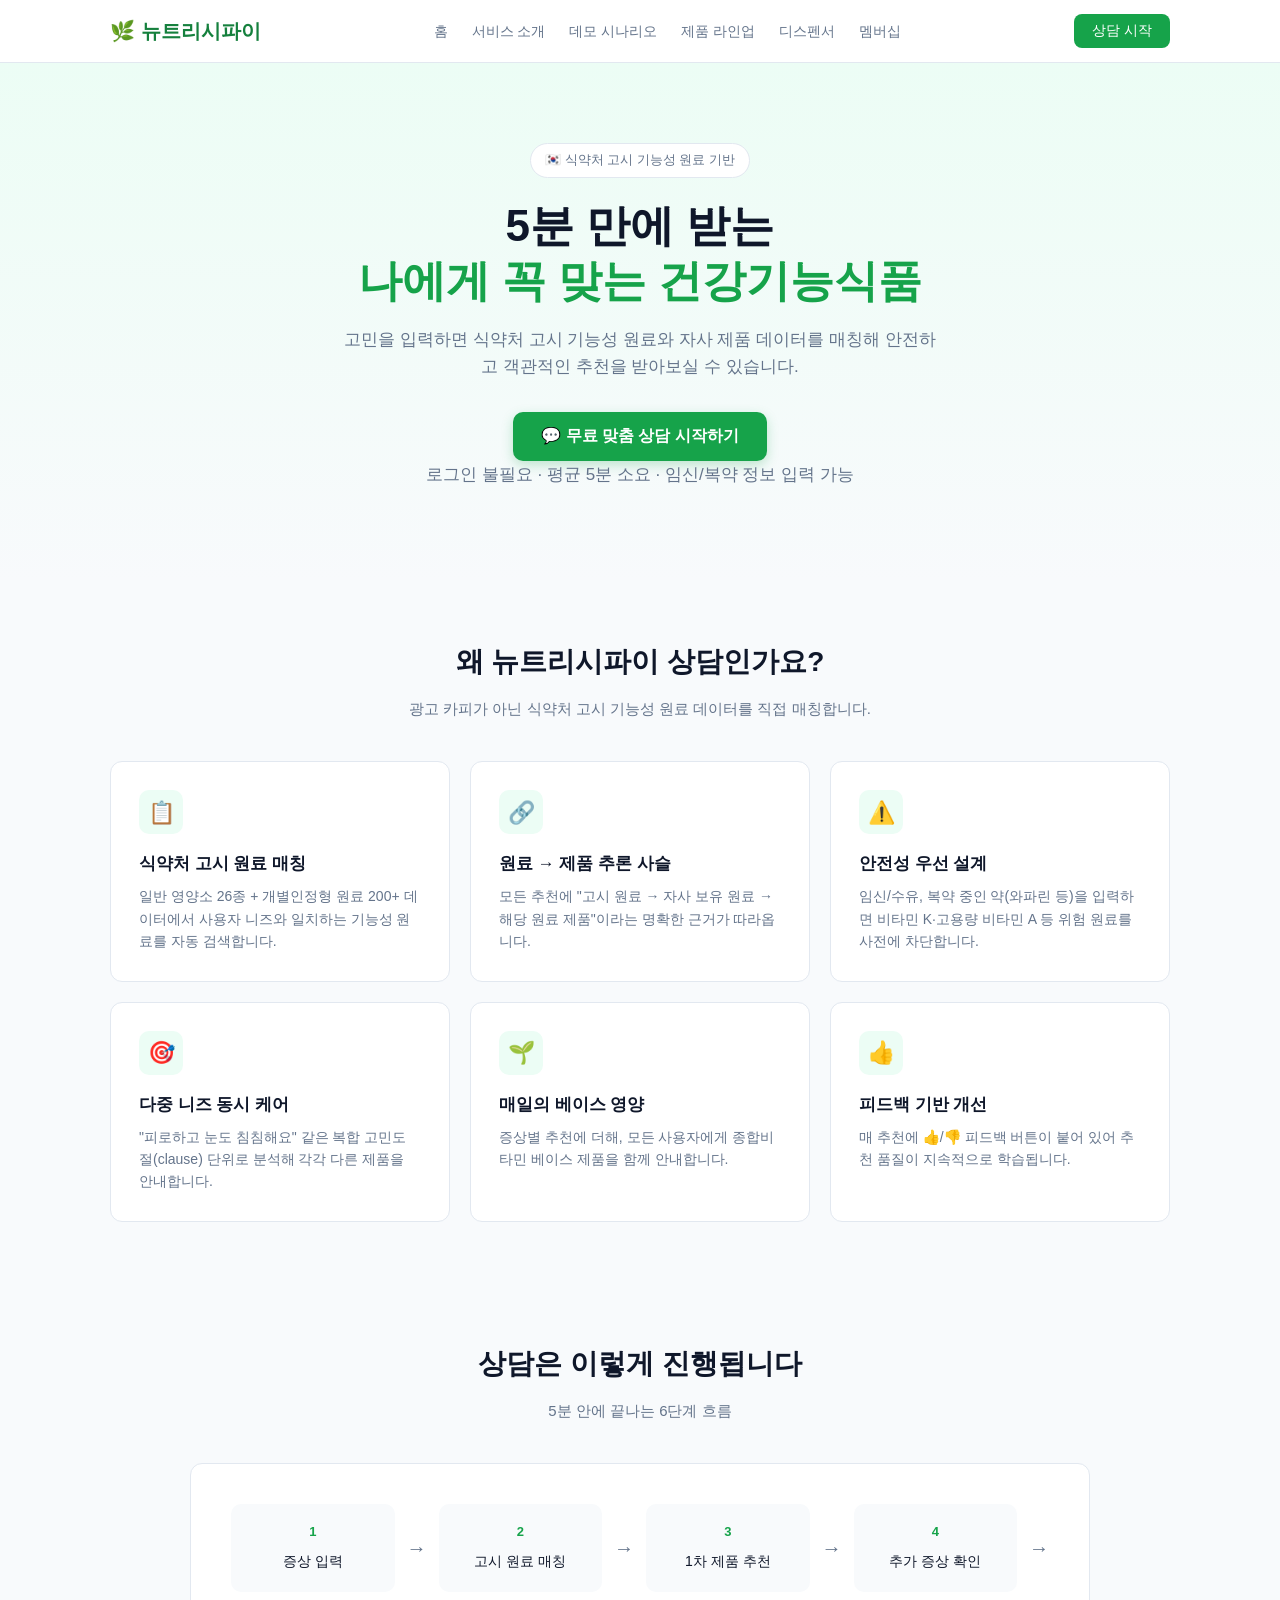
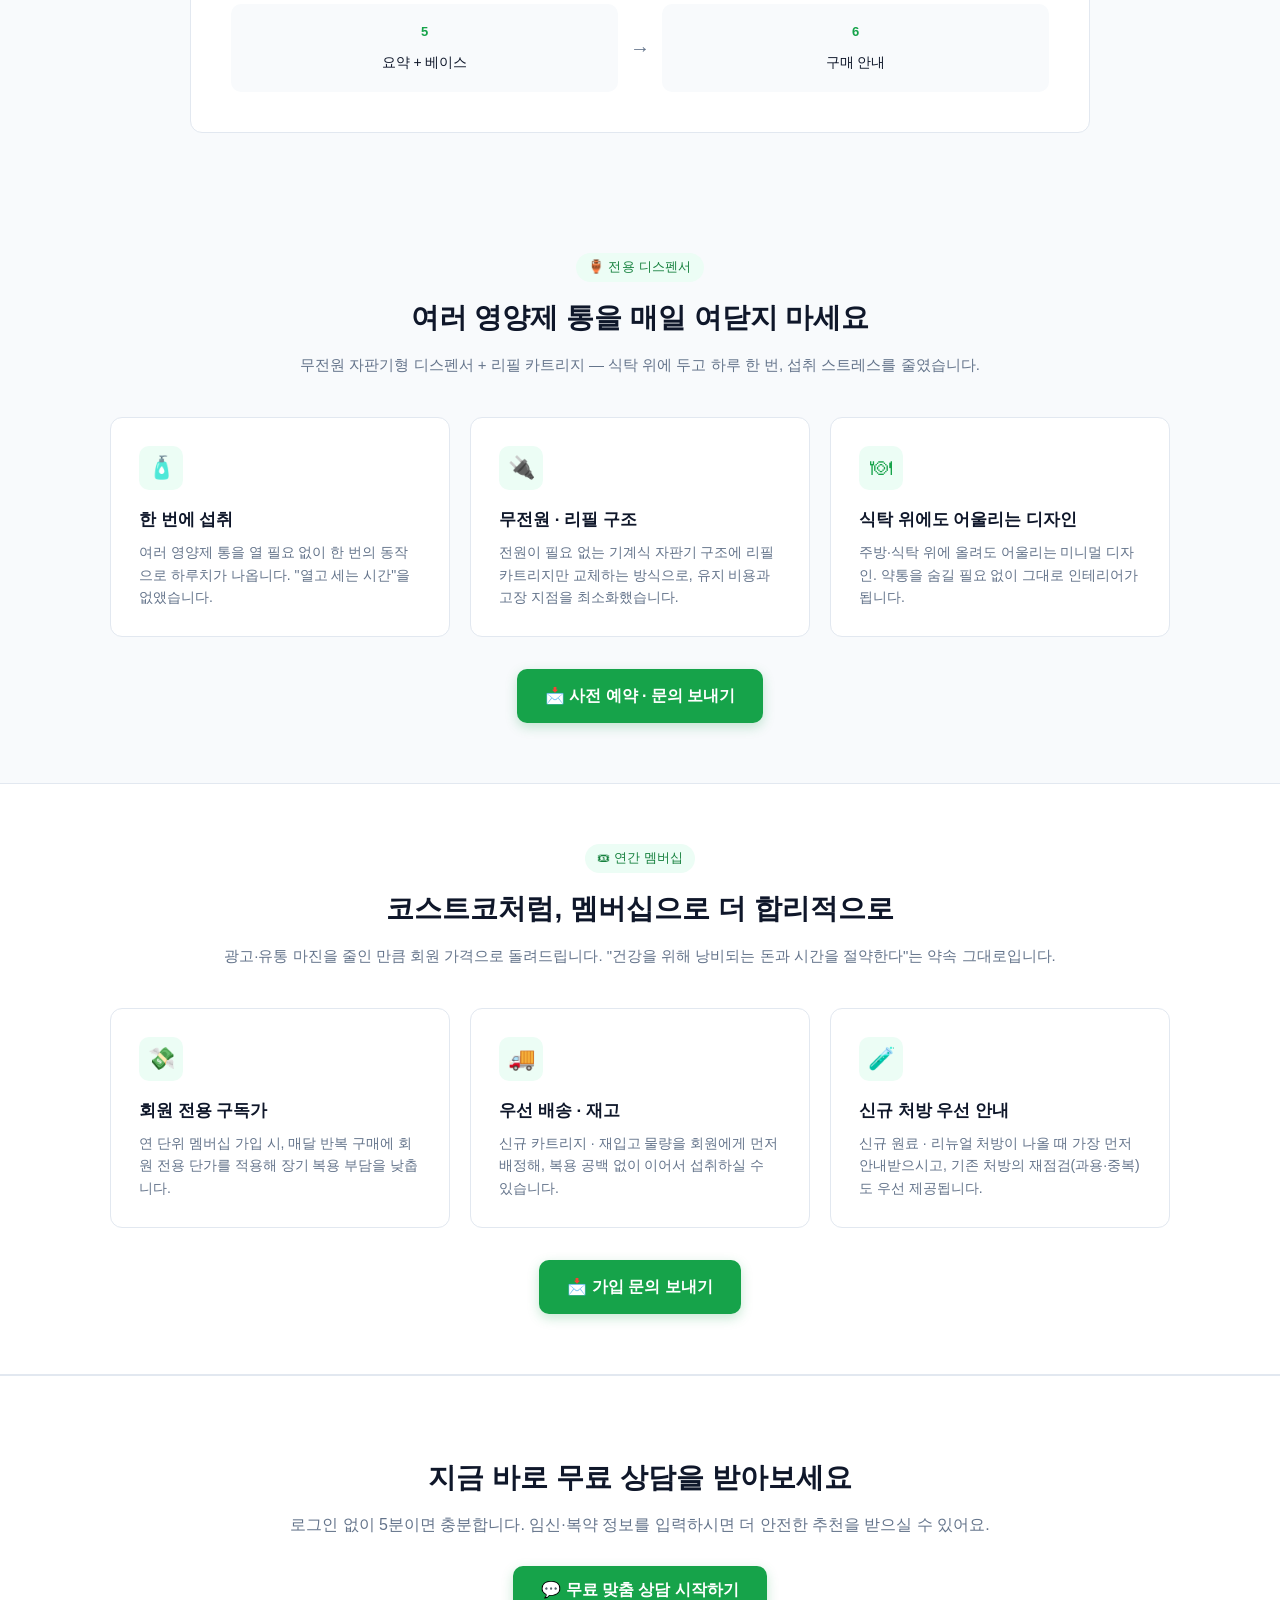
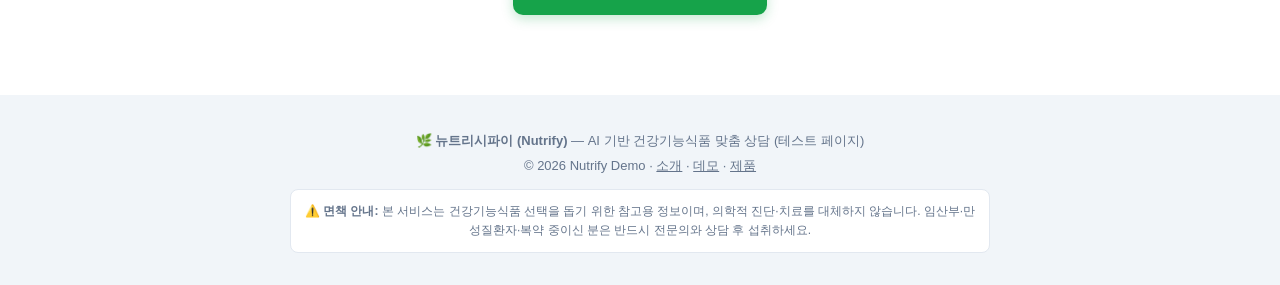
<file: web/index.html>
<!DOCTYPE html>
<html lang="ko">
<head>
  <meta charset="UTF-8" />
  <meta name="viewport" content="width=device-width, initial-scale=1.0" />
  <meta name="chainlit-server" content="https://yongza-aibot-demo.hf.space" />
  <title>뉴트리시파이 — 식약처 고시 원료 기반 맞춤 건기식 상담</title>
  <meta name="description" content="식약처 고시 기능성 원료와 자사 제품 데이터를 기반으로 1:1 맞춤 건강기능식품을 추천해 드립니다." />
  <link rel="stylesheet" href="./static/styles.css" />
</head>
<body>

<nav>
  <div class="nav-inner">
    <a href="./index.html" class="logo" style="text-decoration:none">🌿 뉴트리시파이</a>
    <div class="nav-links">
      <a href="./index.html">홈</a>
      <a href="./about.html">서비스 소개</a>
      <a href="./demo.html">데모 시나리오</a>
      <a href="./products.html">제품 라인업</a>
      <a href="#dispenser">디스펜서</a>
      <a href="#membership">멤버십</a>
    </div>
    <button class="nav-cta" onclick="openCopilot()">상담 시작</button>
  </div>
</nav>

<header class="hero">
  <div class="container">
    <span class="hero-badge">🇰🇷 식약처 고시 기능성 원료 기반</span>
    <h1>5분 만에 받는<br /><span>나에게 꼭 맞는 건강기능식품</span></h1>
    <p>고민을 입력하면 식약처 고시 기능성 원료와 자사 제품 데이터를 매칭해 안전하고 객관적인 추천을 받아보실 수 있습니다.</p>
    <button class="hero-cta" onclick="openCopilot()">💬 무료 맞춤 상담 시작하기</button>
    <p class="hero-note">로그인 불필요 · 평균 5분 소요 · 임신/복약 정보 입력 가능</p>
  </div>
</header>

<section id="features">
  <div class="container">
    <h2 class="section-title">왜 뉴트리시파이 상담인가요?</h2>
    <p class="section-sub">광고 카피가 아닌 식약처 고시 기능성 원료 데이터를 직접 매칭합니다.</p>
    <div class="feature-grid">
      <div class="feature">
        <div class="feature-icon">📋</div>
        <h3>식약처 고시 원료 매칭</h3>
        <p>일반 영양소 26종 + 개별인정형 원료 200+ 데이터에서 사용자 니즈와 일치하는 기능성 원료를 자동 검색합니다.</p>
      </div>
      <div class="feature">
        <div class="feature-icon">🔗</div>
        <h3>원료 → 제품 추론 사슬</h3>
        <p>모든 추천에 "고시 원료 → 자사 보유 원료 → 해당 원료 제품"이라는 명확한 근거가 따라옵니다.</p>
      </div>
      <div class="feature">
        <div class="feature-icon">⚠️</div>
        <h3>안전성 우선 설계</h3>
        <p>임신/수유, 복약 중인 약(와파린 등)을 입력하면 비타민 K·고용량 비타민 A 등 위험 원료를 사전에 차단합니다.</p>
      </div>
      <div class="feature">
        <div class="feature-icon">🎯</div>
        <h3>다중 니즈 동시 케어</h3>
        <p>"피로하고 눈도 침침해요" 같은 복합 고민도 절(clause) 단위로 분석해 각각 다른 제품을 안내합니다.</p>
      </div>
      <div class="feature">
        <div class="feature-icon">🌱</div>
        <h3>매일의 베이스 영양</h3>
        <p>증상별 추천에 더해, 모든 사용자에게 종합비타민 베이스 제품을 함께 안내합니다.</p>
      </div>
      <div class="feature">
        <div class="feature-icon">👍</div>
        <h3>피드백 기반 개선</h3>
        <p>매 추천에 👍/👎 피드백 버튼이 붙어 있어 추천 품질이 지속적으로 학습됩니다.</p>
      </div>
    </div>
  </div>
</section>

<section id="funnel">
  <div class="container">
    <h2 class="section-title">상담은 이렇게 진행됩니다</h2>
    <p class="section-sub">5분 안에 끝나는 6단계 흐름</p>
    <div class="funnel">
      <div class="funnel-steps">
        <div class="funnel-step"><b>1</b><span>증상 입력</span></div>
        <span class="funnel-arrow">→</span>
        <div class="funnel-step"><b>2</b><span>고시 원료 매칭</span></div>
        <span class="funnel-arrow">→</span>
        <div class="funnel-step"><b>3</b><span>1차 제품 추천</span></div>
        <span class="funnel-arrow">→</span>
        <div class="funnel-step"><b>4</b><span>추가 증상 확인</span></div>
        <span class="funnel-arrow">→</span>
        <div class="funnel-step"><b>5</b><span>요약 + 베이스</span></div>
        <span class="funnel-arrow">→</span>
        <div class="funnel-step"><b>6</b><span>구매 안내</span></div>
      </div>
    </div>
  </div>
</section>

<section id="dispenser" class="upsell">
  <div class="container">
    <span class="upsell-badge">🏺 전용 디스펜서</span>
    <h2 class="section-title">여러 영양제 통을 매일 여닫지 마세요</h2>
    <p class="section-sub">무전원 자판기형 디스펜서 + 리필 카트리지 — 식탁 위에 두고 하루 한 번, 섭취 스트레스를 줄였습니다.</p>
    <div class="feature-grid">
      <div class="feature">
        <div class="feature-icon">🧴</div>
        <h3>한 번에 섭취</h3>
        <p>여러 영양제 통을 열 필요 없이 한 번의 동작으로 하루치가 나옵니다. "열고 세는 시간"을 없앴습니다.</p>
      </div>
      <div class="feature">
        <div class="feature-icon">🔌</div>
        <h3>무전원 · 리필 구조</h3>
        <p>전원이 필요 없는 기계식 자판기 구조에 리필 카트리지만 교체하는 방식으로, 유지 비용과 고장 지점을 최소화했습니다.</p>
      </div>
      <div class="feature">
        <div class="feature-icon">🍽</div>
        <h3>식탁 위에도 어울리는 디자인</h3>
        <p>주방·식탁 위에 올려도 어울리는 미니멀 디자인. 약통을 숨길 필요 없이 그대로 인테리어가 됩니다.</p>
      </div>
    </div>
    <div class="upsell-cta">
      <a class="hero-cta" href="mailto:sales@example.com?subject=뉴트리시파이 전용 디스펜서 사전 예약 문의">📩 사전 예약 · 문의 보내기</a>
    </div>
  </div>
</section>

<section id="membership" class="upsell upsell-alt">
  <div class="container">
    <span class="upsell-badge">🎟 연간 멤버십</span>
    <h2 class="section-title">코스트코처럼, 멤버십으로 더 합리적으로</h2>
    <p class="section-sub">광고·유통 마진을 줄인 만큼 회원 가격으로 돌려드립니다. "건강을 위해 낭비되는 돈과 시간을 절약한다"는 약속 그대로입니다.</p>
    <div class="feature-grid">
      <div class="feature">
        <div class="feature-icon">💸</div>
        <h3>회원 전용 구독가</h3>
        <p>연 단위 멤버십 가입 시, 매달 반복 구매에 회원 전용 단가를 적용해 장기 복용 부담을 낮춥니다.</p>
      </div>
      <div class="feature">
        <div class="feature-icon">🚚</div>
        <h3>우선 배송 · 재고</h3>
        <p>신규 카트리지 · 재입고 물량을 회원에게 먼저 배정해, 복용 공백 없이 이어서 섭취하실 수 있습니다.</p>
      </div>
      <div class="feature">
        <div class="feature-icon">🧪</div>
        <h3>신규 처방 우선 안내</h3>
        <p>신규 원료 · 리뉴얼 처방이 나올 때 가장 먼저 안내받으시고, 기존 처방의 재점검(과용·중복)도 우선 제공됩니다.</p>
      </div>
    </div>
    <div class="upsell-cta">
      <a class="hero-cta" href="mailto:sales@example.com?subject=뉴트리시파이 연간 멤버십 가입 문의">📩 가입 문의 보내기</a>
    </div>
  </div>
</section>

<section class="cta-section">
  <div class="container">
    <h2>지금 바로 무료 상담을 받아보세요</h2>
    <p>로그인 없이 5분이면 충분합니다. 임신·복약 정보를 입력하시면 더 안전한 추천을 받으실 수 있어요.</p>
    <button class="hero-cta" onclick="openCopilot()">💬 무료 맞춤 상담 시작하기</button>
  </div>
</section>

<footer>
  <p><strong>🌿 뉴트리시파이 (Nutrify)</strong> — AI 기반 건강기능식품 맞춤 상담 (테스트 페이지)</p>
  <p>© 2026 Nutrify Demo · <a href="./about.html" style="color: var(--muted)">소개</a> · <a href="./demo.html" style="color: var(--muted)">데모</a> · <a href="./products.html" style="color: var(--muted)">제품</a></p>
  <div class="disclaimer">
    ⚠️ <strong>면책 안내:</strong> 본 서비스는 건강기능식품 선택을 돕기 위한 참고용 정보이며,
    의학적 진단·치료를 대체하지 않습니다. 임산부·만성질환자·복약 중이신 분은
    반드시 전문의와 상담 후 섭취하세요.
  </div>
</footer>

<script src="./static/copilot.js"></script>
</body>
</html>
</file>
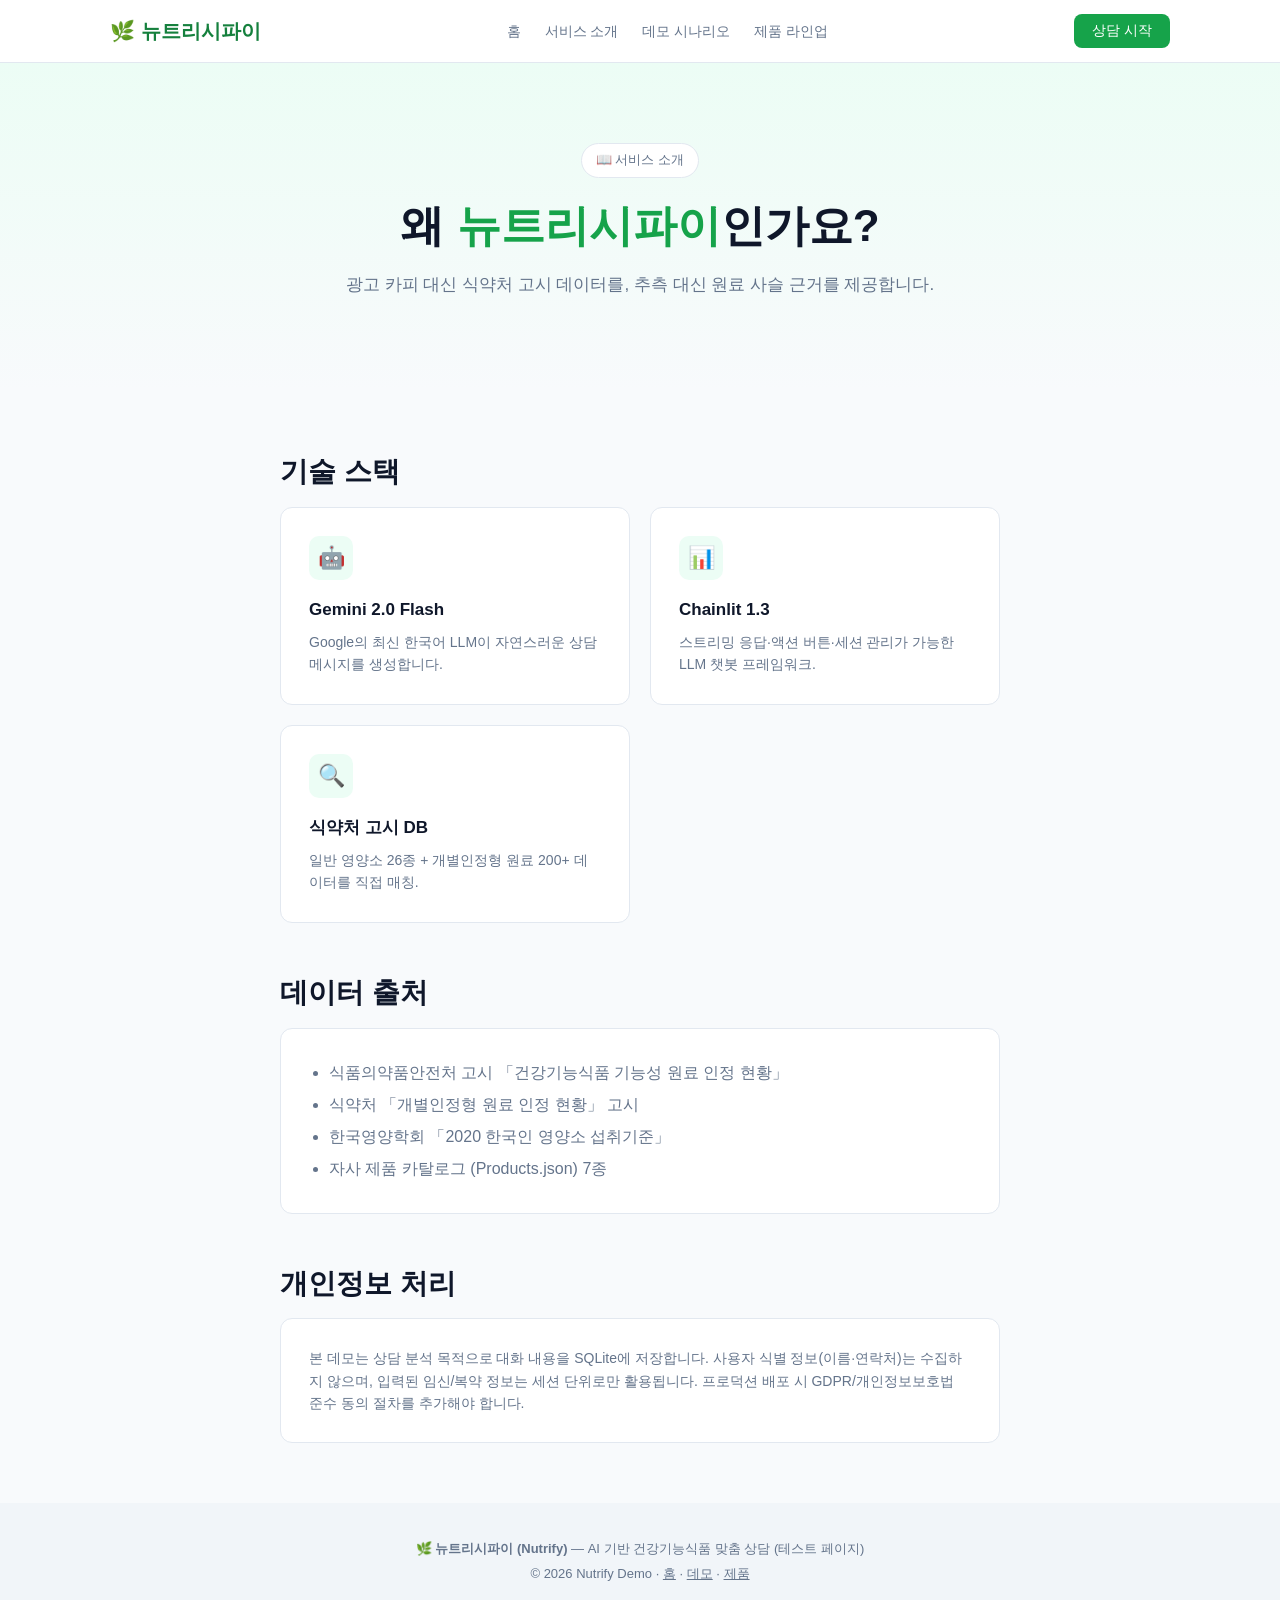
<file: web/about.html>
<!DOCTYPE html>
<html lang="ko">
<head>
  <meta charset="UTF-8" />
  <meta name="viewport" content="width=device-width, initial-scale=1.0" />
  <meta name="chainlit-server" content="https://yongza-aibot-demo.hf.space" />
  <title>서비스 소개 — 뉴트리시파이</title>
  <link rel="stylesheet" href="./static/styles.css" />
</head>
<body>

<nav>
  <div class="nav-inner">
    <a href="./index.html" class="logo" style="text-decoration:none">🌿 뉴트리시파이</a>
    <div class="nav-links">
      <a href="./index.html">홈</a>
      <a href="./about.html">서비스 소개</a>
      <a href="./demo.html">데모 시나리오</a>
      <a href="./products.html">제품 라인업</a>
    </div>
    <button class="nav-cta" onclick="openCopilot()">상담 시작</button>
  </div>
</nav>

<header class="hero">
  <div class="container">
    <span class="hero-badge">📖 서비스 소개</span>
    <h1>왜 <span>뉴트리시파이</span>인가요?</h1>
    <p>광고 카피 대신 식약처 고시 데이터를, 추측 대신 원료 사슬 근거를 제공합니다.</p>
  </div>
</header>

<section>
  <div class="container" style="max-width: 760px;">
    <h2 class="section-title" style="text-align:left">기술 스택</h2>
    <div class="feature-grid">
      <div class="feature">
        <div class="feature-icon">🤖</div>
        <h3>Gemini 2.0 Flash</h3>
        <p>Google의 최신 한국어 LLM이 자연스러운 상담 메시지를 생성합니다.</p>
      </div>
      <div class="feature">
        <div class="feature-icon">📊</div>
        <h3>Chainlit 1.3</h3>
        <p>스트리밍 응답·액션 버튼·세션 관리가 가능한 LLM 챗봇 프레임워크.</p>
      </div>
      <div class="feature">
        <div class="feature-icon">🔍</div>
        <h3>식약처 고시 DB</h3>
        <p>일반 영양소 26종 + 개별인정형 원료 200+ 데이터를 직접 매칭.</p>
      </div>
    </div>

    <h2 class="section-title" style="text-align:left; margin-top: 48px;">데이터 출처</h2>
    <div class="feature">
      <ul style="padding-left: 20px; color: var(--muted); line-height: 2;">
        <li>식품의약품안전처 고시 「건강기능식품 기능성 원료 인정 현황」</li>
        <li>식약처 「개별인정형 원료 인정 현황」 고시</li>
        <li>한국영양학회 「2020 한국인 영양소 섭취기준」</li>
        <li>자사 제품 카탈로그 (Products.json) 7종</li>
      </ul>
    </div>

    <h2 class="section-title" style="text-align:left; margin-top: 48px;">개인정보 처리</h2>
    <div class="feature">
      <p style="color: var(--muted);">
        본 데모는 상담 분석 목적으로 대화 내용을 SQLite에 저장합니다.
        사용자 식별 정보(이름·연락처)는 수집하지 않으며, 입력된 임신/복약 정보는
        세션 단위로만 활용됩니다. 프로덕션 배포 시 GDPR/개인정보보호법 준수
        동의 절차를 추가해야 합니다.
      </p>
    </div>
  </div>
</section>

<footer>
  <p><strong>🌿 뉴트리시파이 (Nutrify)</strong> — AI 기반 건강기능식품 맞춤 상담 (테스트 페이지)</p>
  <p>© 2026 Nutrify Demo · <a href="./index.html" style="color: var(--muted)">홈</a> · <a href="./demo.html" style="color: var(--muted)">데모</a> · <a href="./products.html" style="color: var(--muted)">제품</a></p>
</footer>

<script src="./static/copilot.js"></script>
</body>
</html>
</file>
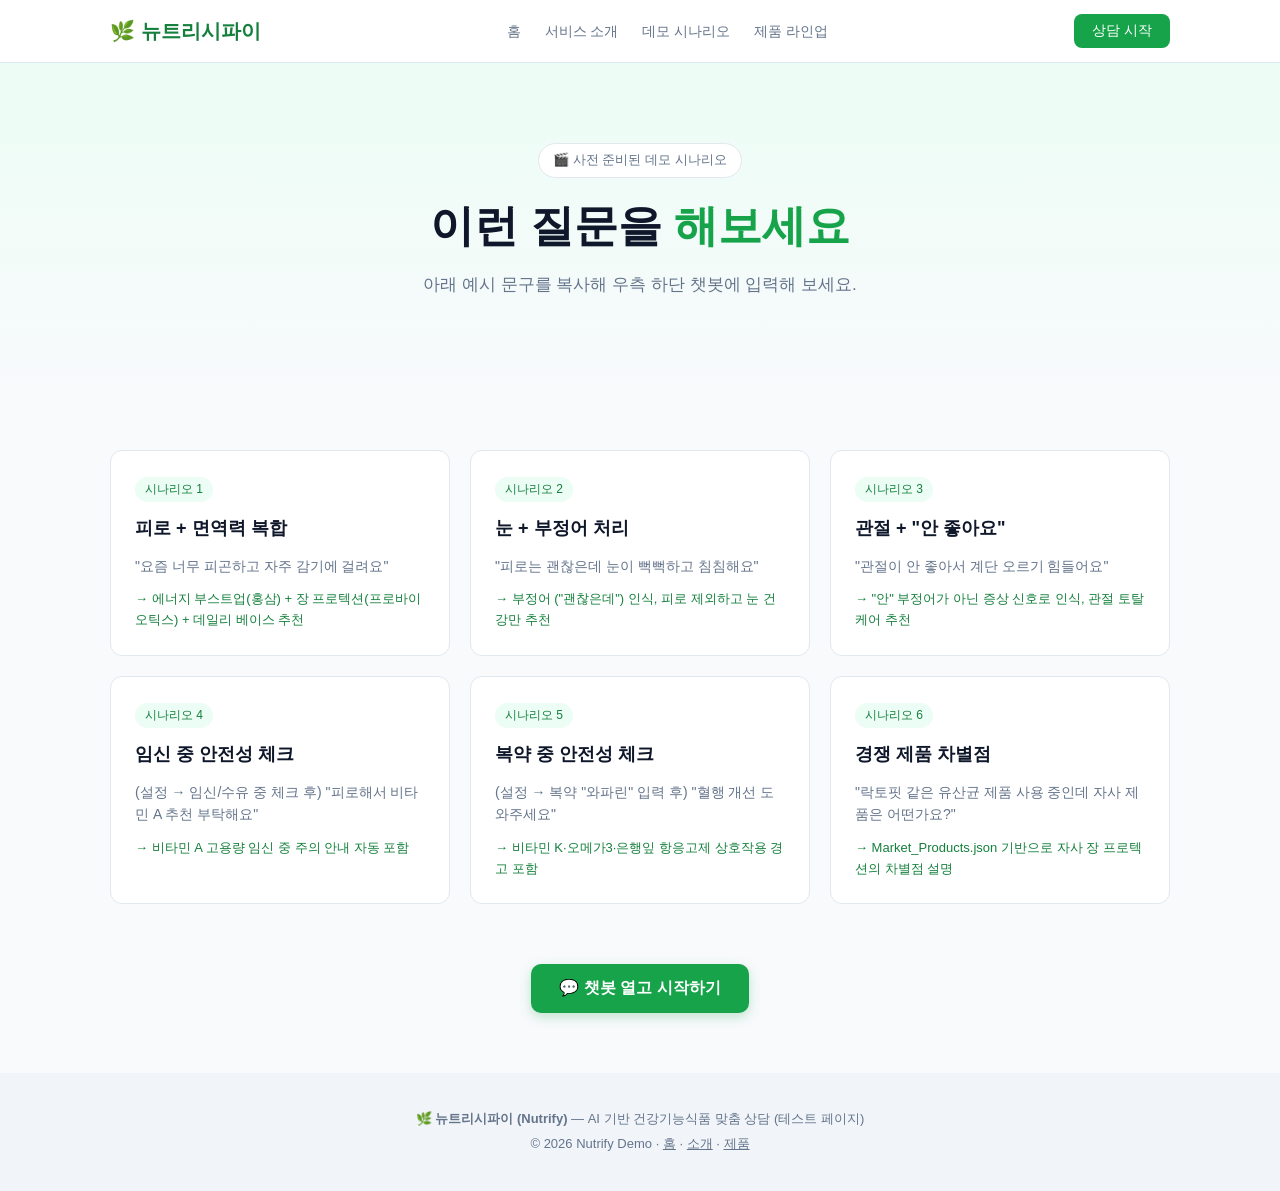
<file: web/demo.html>
<!DOCTYPE html>
<html lang="ko">
<head>
  <meta charset="UTF-8" />
  <meta name="viewport" content="width=device-width, initial-scale=1.0" />
  <meta name="chainlit-server" content="https://yongza-aibot-demo.hf.space" />
  <title>데모 시나리오 — 뉴트리시파이</title>
  <link rel="stylesheet" href="./static/styles.css" />
</head>
<body>

<nav>
  <div class="nav-inner">
    <a href="./index.html" class="logo" style="text-decoration:none">🌿 뉴트리시파이</a>
    <div class="nav-links">
      <a href="./index.html">홈</a>
      <a href="./about.html">서비스 소개</a>
      <a href="./demo.html">데모 시나리오</a>
      <a href="./products.html">제품 라인업</a>
    </div>
    <button class="nav-cta" onclick="openCopilot()">상담 시작</button>
  </div>
</nav>

<header class="hero">
  <div class="container">
    <span class="hero-badge">🎬 사전 준비된 데모 시나리오</span>
    <h1>이런 질문을 <span>해보세요</span></h1>
    <p>아래 예시 문구를 복사해 우측 하단 챗봇에 입력해 보세요.</p>
  </div>
</header>

<section>
  <div class="container">
    <div class="product-grid">
      <div class="product">
        <span class="product-tag">시나리오 1</span>
        <h3>피로 + 면역력 복합</h3>
        <p style="color: var(--muted); font-size: 14px; margin: 12px 0;">
          "요즘 너무 피곤하고 자주 감기에 걸려요"
        </p>
        <p style="font-size: 13px; color: var(--primary-dark);">
          → 에너지 부스트업(홍삼) + 장 프로텍션(프로바이오틱스) + 데일리 베이스 추천
        </p>
      </div>
      <div class="product">
        <span class="product-tag">시나리오 2</span>
        <h3>눈 + 부정어 처리</h3>
        <p style="color: var(--muted); font-size: 14px; margin: 12px 0;">
          "피로는 괜찮은데 눈이 뻑뻑하고 침침해요"
        </p>
        <p style="font-size: 13px; color: var(--primary-dark);">
          → 부정어 ("괜찮은데") 인식, 피로 제외하고 눈 건강만 추천
        </p>
      </div>
      <div class="product">
        <span class="product-tag">시나리오 3</span>
        <h3>관절 + "안 좋아요"</h3>
        <p style="color: var(--muted); font-size: 14px; margin: 12px 0;">
          "관절이 안 좋아서 계단 오르기 힘들어요"
        </p>
        <p style="font-size: 13px; color: var(--primary-dark);">
          → "안" 부정어가 아닌 증상 신호로 인식, 관절 토탈 케어 추천
        </p>
      </div>
      <div class="product">
        <span class="product-tag">시나리오 4</span>
        <h3>임신 중 안전성 체크</h3>
        <p style="color: var(--muted); font-size: 14px; margin: 12px 0;">
          (설정 → 임신/수유 중 체크 후) "피로해서 비타민 A 추천 부탁해요"
        </p>
        <p style="font-size: 13px; color: var(--primary-dark);">
          → 비타민 A 고용량 임신 중 주의 안내 자동 포함
        </p>
      </div>
      <div class="product">
        <span class="product-tag">시나리오 5</span>
        <h3>복약 중 안전성 체크</h3>
        <p style="color: var(--muted); font-size: 14px; margin: 12px 0;">
          (설정 → 복약 "와파린" 입력 후) "혈행 개선 도와주세요"
        </p>
        <p style="font-size: 13px; color: var(--primary-dark);">
          → 비타민 K·오메가3·은행잎 항응고제 상호작용 경고 포함
        </p>
      </div>
      <div class="product">
        <span class="product-tag">시나리오 6</span>
        <h3>경쟁 제품 차별점</h3>
        <p style="color: var(--muted); font-size: 14px; margin: 12px 0;">
          "락토핏 같은 유산균 제품 사용 중인데 자사 제품은 어떤가요?"
        </p>
        <p style="font-size: 13px; color: var(--primary-dark);">
          → Market_Products.json 기반으로 자사 장 프로텍션의 차별점 설명
        </p>
      </div>
    </div>

    <div style="text-align: center; margin-top: 60px;">
      <button class="hero-cta" onclick="openCopilot()">💬 챗봇 열고 시작하기</button>
    </div>
  </div>
</section>

<footer>
  <p><strong>🌿 뉴트리시파이 (Nutrify)</strong> — AI 기반 건강기능식품 맞춤 상담 (테스트 페이지)</p>
  <p>© 2026 Nutrify Demo · <a href="./index.html" style="color: var(--muted)">홈</a> · <a href="./about.html" style="color: var(--muted)">소개</a> · <a href="./products.html" style="color: var(--muted)">제품</a></p>
</footer>

<script src="./static/copilot.js"></script>
</body>
</html>
</file>
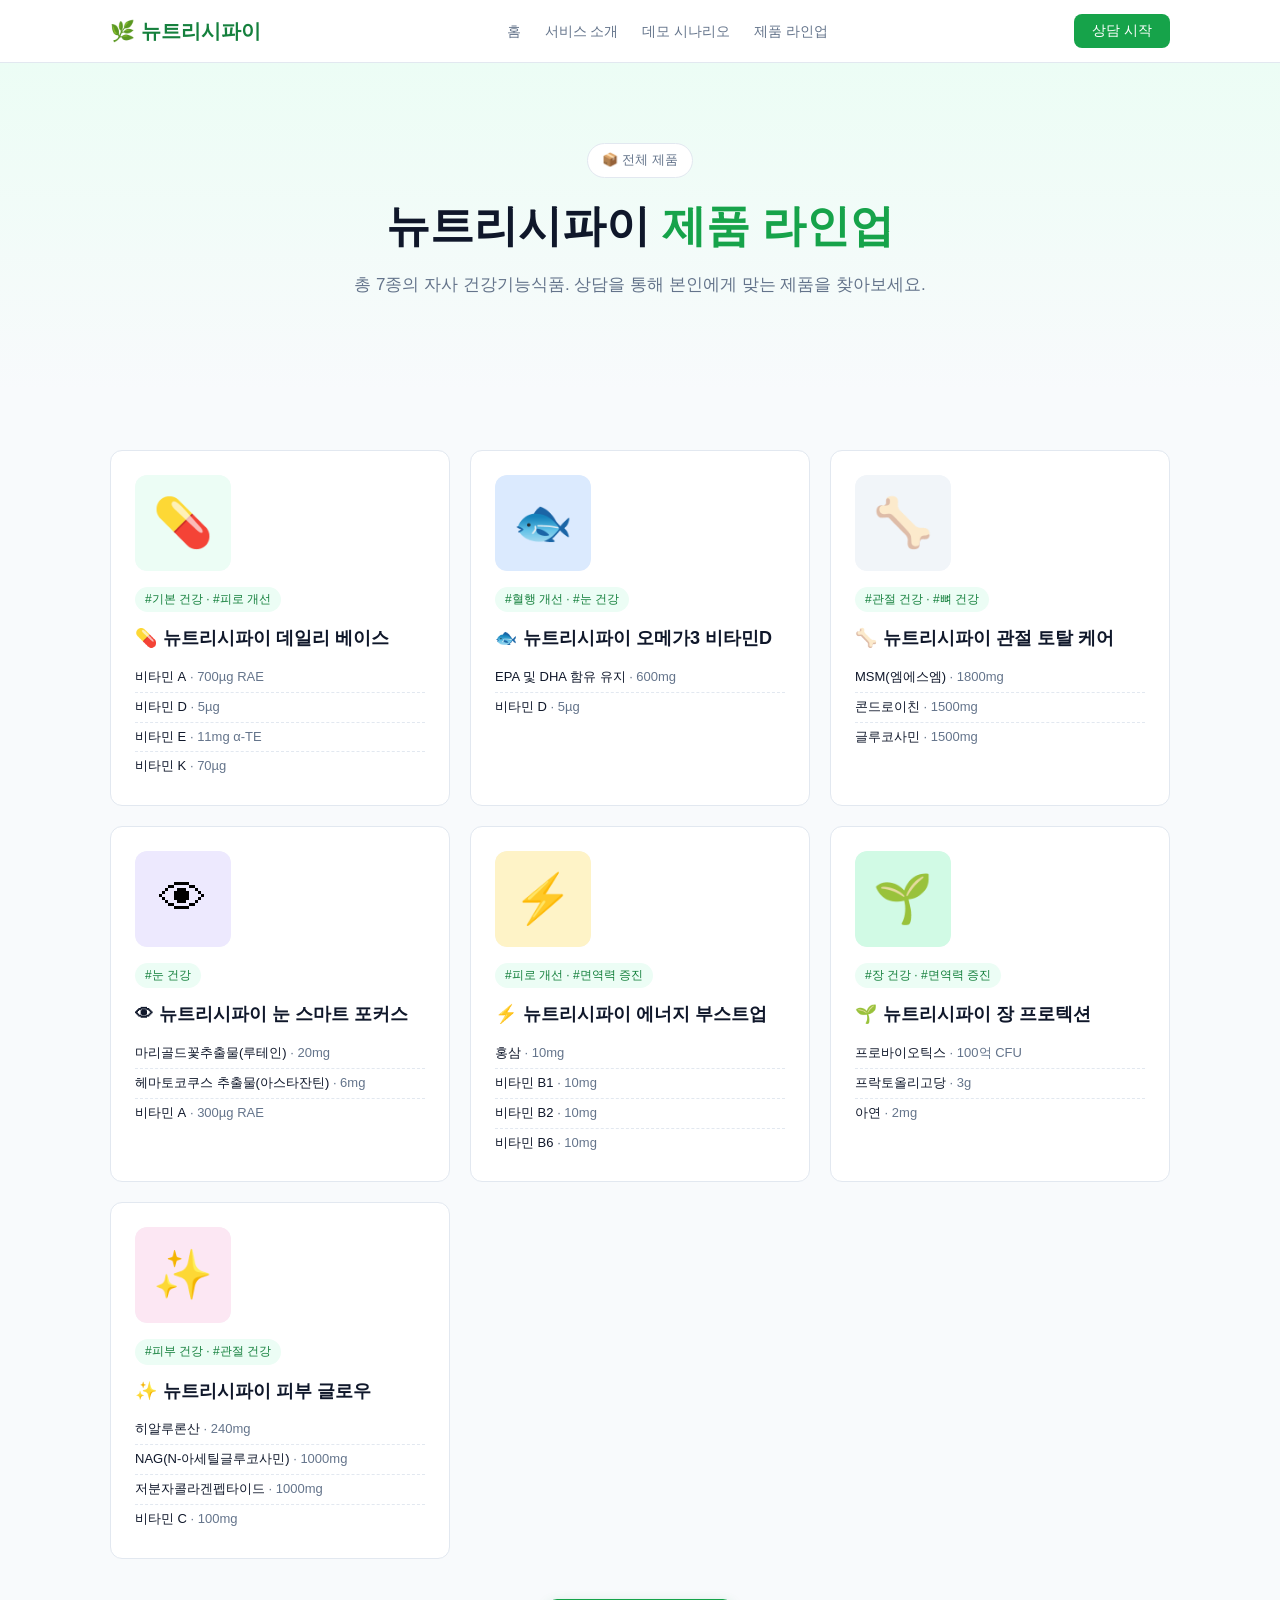
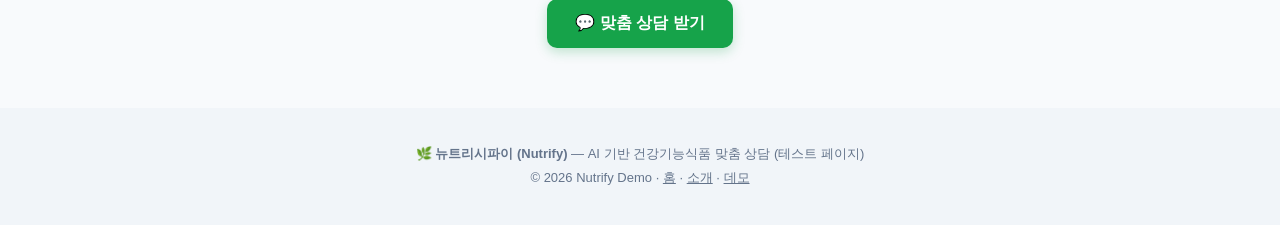
<file: web/products.html>
<!DOCTYPE html>
<html lang="ko">
<head>
  <meta charset="UTF-8" />
  <meta name="viewport" content="width=device-width, initial-scale=1.0" />
  <meta name="chainlit-server" content="https://yongza-aibot-demo.hf.space" />
  <title>제품 라인업 — 뉴트리시파이</title>
  <link rel="stylesheet" href="./static/styles.css" />
  <style>
    .product-image {
      display: block;
      width: 96px;
      height: 96px;
      border-radius: 12px;
      margin: 0 0 14px;
      background: var(--bg);
    }
  </style>
</head>
<body>

<nav>
  <div class="nav-inner">
    <a href="./index.html" class="logo" style="text-decoration:none">🌿 뉴트리시파이</a>
    <div class="nav-links">
      <a href="./index.html">홈</a>
      <a href="./about.html">서비스 소개</a>
      <a href="./demo.html">데모 시나리오</a>
      <a href="./products.html">제품 라인업</a>
    </div>
    <button class="nav-cta" onclick="openCopilot()">상담 시작</button>
  </div>
</nav>

<header class="hero">
  <div class="container">
    <span class="hero-badge">📦 전체 제품</span>
    <h1>뉴트리시파이 <span>제품 라인업</span></h1>
    <p>총 7종의 자사 건강기능식품. 상담을 통해 본인에게 맞는 제품을 찾아보세요.</p>
  </div>
</header>

<section>
  <div class="container">
    <div class="product-grid" id="product-list">
      <!-- products load here from products-data.json -->
    </div>
    <div style="text-align: center; margin-top: 40px;">
      <button class="hero-cta" onclick="openCopilot()">💬 맞춤 상담 받기</button>
    </div>
  </div>
</section>

<footer>
  <p><strong>🌿 뉴트리시파이 (Nutrify)</strong> — AI 기반 건강기능식품 맞춤 상담 (테스트 페이지)</p>
  <p>© 2026 Nutrify Demo · <a href="./index.html" style="color: var(--muted)">홈</a> · <a href="./about.html" style="color: var(--muted)">소개</a> · <a href="./demo.html" style="color: var(--muted)">데모</a></p>
</footer>

<script>
  // Slug + icon maps kept in sync with Products.json so chatbot deep links
  // (e.g. products.html#eye) scroll to the matching card.
  const PRODUCT_SLUGS = {
    "뉴트리시파이 데일리 베이스": "daily-base",
    "뉴트리시파이 오메가3 비타민D": "omega3",
    "뉴트리시파이 관절 토탈 케어": "joint",
    "뉴트리시파이 눈 스마트 포커스": "eye",
    "뉴트리시파이 에너지 부스트업": "energy",
    "뉴트리시파이 장 프로텍션": "gut",
    "뉴트리시파이 피부 글로우": "skin",
  };
  const PRODUCT_ICONS = {
    "뉴트리시파이 데일리 베이스": "💊",
    "뉴트리시파이 오메가3 비타민D": "🐟",
    "뉴트리시파이 관절 토탈 케어": "🦴",
    "뉴트리시파이 눈 스마트 포커스": "👁",
    "뉴트리시파이 에너지 부스트업": "⚡",
    "뉴트리시파이 장 프로텍션": "🌱",
    "뉴트리시파이 피부 글로우": "✨",
  };

  fetch("./products-data.json")
    .then((r) => r.json())
    .then((products) => {
      const list = document.getElementById("product-list");
      list.innerHTML = products.map((p) => {
        const name = p["제품명"];
        const slug = PRODUCT_SLUGS[name] || "";
        const icon = PRODUCT_ICONS[name] || "🌿";
        const img = slug ? `./static/images/products/${slug}.svg` : "";
        const tags = (p["연관_니즈"] || []).slice(0, 2).map((n) => `#${n}`).join(" · ");
        const ings = (p["주요_원료"] || []).slice(0, 4)
          .map((i) => `<li><strong>${i.이름}</strong> · ${i.함량 || ""}</li>`).join("");
        return `
          <div class="product" ${slug ? `id="${slug}"` : ""}>
            ${img ? `<img class="product-image" src="${img}" alt="${name}">` : ""}
            <span class="product-tag">${tags}</span>
            <h3><span style="margin-right:6px">${icon}</span>${name}</h3>
            <ul>${ings}</ul>
          </div>
        `;
      }).join("");

      if (location.hash) {
        const el = document.querySelector(location.hash);
        if (el) {
          el.scrollIntoView({ behavior: "smooth", block: "center" });
          el.style.outline = "2px solid var(--primary)";
          el.style.outlineOffset = "4px";
          setTimeout(() => { el.style.outline = ""; el.style.outlineOffset = ""; }, 2400);
        }
      }
    })
    .catch(() => {
      document.getElementById("product-list").innerHTML =
        '<p style="text-align:center; color: var(--muted);">제품 데이터를 불러오지 못했습니다.</p>';
    });
</script>
<script src="./static/copilot.js"></script>
</body>
</html>
</file>
<file: web/static/styles.css>
:root {
  --primary: #16a34a;
  --primary-dark: #15803d;
  --bg: #f8fafc;
  --card: #ffffff;
  --text: #0f172a;
  --muted: #64748b;
  --border: #e2e8f0;
}
* { box-sizing: border-box; margin: 0; padding: 0; }
body {
  font-family: -apple-system, BlinkMacSystemFont, "Pretendard", "Apple SD Gothic Neo", sans-serif;
  background: var(--bg);
  color: var(--text);
  line-height: 1.6;
  -webkit-font-smoothing: antialiased;
}
body.copilot-open { overflow: hidden; }
.container { max-width: 1100px; margin: 0 auto; padding: 0 20px; }

nav {
  background: white;
  border-bottom: 1px solid var(--border);
  position: sticky; top: 0; z-index: 50;
  backdrop-filter: blur(8px);
}
.nav-inner {
  display: flex; align-items: center; justify-content: space-between;
  padding: 14px 20px; max-width: 1100px; margin: 0 auto;
}
.logo { font-size: 20px; font-weight: 700; color: var(--primary-dark); }
.nav-links { display: flex; gap: 24px; font-size: 14px; }
.nav-links a { color: var(--muted); text-decoration: none; }
.nav-links a:hover { color: var(--text); }
.nav-cta {
  background: var(--primary); color: white; padding: 8px 18px;
  border-radius: 8px; text-decoration: none; font-size: 14px; font-weight: 500;
  border: none; cursor: pointer;
}

.hero {
  padding: 80px 20px 60px;
  text-align: center;
  background: linear-gradient(180deg, #ecfdf5 0%, var(--bg) 100%);
}
.hero-badge {
  display: inline-block;
  background: white; border: 1px solid var(--border);
  padding: 6px 14px; border-radius: 99px;
  font-size: 13px; color: var(--muted);
  margin-bottom: 20px;
}
.hero h1 {
  font-size: clamp(28px, 5vw, 44px);
  font-weight: 700; line-height: 1.25;
  margin-bottom: 18px;
}
.hero h1 span { color: var(--primary); }
.hero p {
  font-size: 17px; color: var(--muted);
  max-width: 600px; margin: 0 auto 32px;
}
.hero-cta {
  display: inline-flex; align-items: center; gap: 8px;
  background: var(--primary); color: white;
  padding: 14px 28px; border-radius: 10px;
  text-decoration: none; font-weight: 600; font-size: 16px;
  box-shadow: 0 4px 12px rgba(22, 163, 74, 0.25);
  transition: transform 0.15s, box-shadow 0.15s;
  cursor: pointer; border: none;
}
.hero-cta:hover {
  transform: translateY(-1px);
  box-shadow: 0 6px 18px rgba(22, 163, 74, 0.35);
}
.hero-note { font-size: 13px; color: var(--muted); margin-top: 14px; }

section { padding: 60px 0; }
.section-title {
  text-align: center; font-size: 28px; font-weight: 700;
  margin-bottom: 12px;
}
.section-sub {
  text-align: center; color: var(--muted);
  margin-bottom: 40px; font-size: 15px;
}

.feature-grid {
  display: grid;
  grid-template-columns: repeat(auto-fit, minmax(280px, 1fr));
  gap: 20px;
}
.feature {
  background: var(--card); padding: 28px;
  border-radius: 12px; border: 1px solid var(--border);
}
.feature-icon {
  width: 44px; height: 44px;
  background: #ecfdf5; color: var(--primary);
  border-radius: 10px;
  display: flex; align-items: center; justify-content: center;
  font-size: 22px; margin-bottom: 16px;
}
.feature h3 { font-size: 17px; margin-bottom: 8px; }
.feature p { color: var(--muted); font-size: 14px; }

.product-grid {
  display: grid;
  grid-template-columns: repeat(auto-fit, minmax(280px, 1fr));
  gap: 20px;
}
.product {
  background: var(--card); padding: 24px;
  border-radius: 12px; border: 1px solid var(--border);
  transition: border-color 0.15s, transform 0.15s;
}
.product:hover {
  border-color: var(--primary);
  transform: translateY(-2px);
}
.product-tag {
  display: inline-block;
  background: #ecfdf5; color: var(--primary-dark);
  padding: 3px 10px; border-radius: 99px;
  font-size: 12px; font-weight: 500;
  margin-bottom: 12px;
}
.product h3 { font-size: 18px; margin-bottom: 10px; }
.product ul { list-style: none; }
.product li {
  font-size: 13px; color: var(--muted);
  padding: 4px 0; border-bottom: 1px dashed var(--border);
}
.product li:last-child { border-bottom: none; }
.product li strong { color: var(--text); font-weight: 500; }

.funnel {
  background: white; padding: 40px;
  border-radius: 12px; border: 1px solid var(--border);
  max-width: 900px; margin: 0 auto;
}
.funnel-steps {
  display: flex; gap: 12px; flex-wrap: wrap;
  justify-content: center; align-items: center;
}
.funnel-step {
  flex: 1; min-width: 130px;
  background: var(--bg); padding: 18px 14px;
  border-radius: 10px; text-align: center;
}
.funnel-step b {
  display: block; color: var(--primary);
  font-size: 13px; margin-bottom: 6px;
}
.funnel-step span { font-size: 14px; }
.funnel-arrow { color: var(--muted); font-size: 20px; }

.upsell { scroll-margin-top: 72px; }
.upsell-alt { background: white; border-top: 1px solid var(--border); border-bottom: 1px solid var(--border); }
.upsell-badge {
  display: inline-block;
  background: #ecfdf5; color: var(--primary-dark);
  padding: 4px 12px; border-radius: 99px;
  font-size: 13px; font-weight: 500;
  margin: 0 auto 14px; letter-spacing: 0.2px;
}
.upsell .container { text-align: center; }
.upsell .feature-grid { text-align: left; margin-top: 8px; }
.upsell-cta { margin-top: 32px; }

.cta-section {
  text-align: center; padding: 80px 20px;
  background: white; border-top: 1px solid var(--border);
}
.cta-section h2 { font-size: 28px; margin-bottom: 12px; }
.cta-section p { color: var(--muted); margin-bottom: 28px; }

footer {
  background: #f1f5f9; padding: 32px 20px;
  text-align: center; font-size: 13px; color: var(--muted);
}
footer p { margin: 4px 0; }
.disclaimer {
  max-width: 700px; margin: 12px auto 0;
  padding: 12px; background: white; border-radius: 8px;
  border: 1px solid var(--border);
  font-size: 12px;
}

/* ---------------------------------------------------------------- */
/* Chainlit Copilot widget overlay fix                               */
/* ---------------------------------------------------------------- */
/* Force the widget's chat window itself to be opaque. We do NOT     */
/* render a separate backdrop because we can't reliably guarantee it */
/* layers below the widget across Chainlit versions; instead we make */
/* the widget fully opaque so nothing bleeds through.                */

#chainlit-copilot,
.cl-copilot,
[id*="chainlit-copilot"] {
  z-index: 2147483000 !important;
}

/* Every descendant: opaque white background, inherit text colour.   */
/* This is defensive across Chainlit versions where internal class   */
/* names are hashed. iframes get white bg at the element level too.  */
#chainlit-copilot [class*="window"],
#chainlit-copilot [class*="Window"],
#chainlit-copilot [class*="container"],
#chainlit-copilot [class*="Container"],
#chainlit-copilot [class*="dialog"],
#chainlit-copilot [class*="Dialog"],
#chainlit-copilot [class*="chat"],
#chainlit-copilot [class*="Chat"],
#chainlit-copilot [role="dialog"],
#chainlit-copilot iframe,
[id*="chainlit-copilot"] [class*="window"],
[id*="chainlit-copilot"] [class*="Window"],
[id*="chainlit-copilot"] [class*="container"],
[id*="chainlit-copilot"] [class*="Container"],
[id*="chainlit-copilot"] [class*="dialog"],
[id*="chainlit-copilot"] [class*="Dialog"],
[id*="chainlit-copilot"] [class*="chat"],
[id*="chainlit-copilot"] [class*="Chat"],
[id*="chainlit-copilot"] [role="dialog"],
[id*="chainlit-copilot"] iframe {
  background-color: #ffffff !important;
  background: #ffffff !important;
}

/* Give the popup a comfortable shadow + border so it stands out.    */
#chainlit-copilot [role="dialog"],
[id*="chainlit-copilot"] [role="dialog"] {
  border-radius: 16px !important;
  box-shadow: 0 24px 60px rgba(0, 0, 0, 0.25) !important;
  border: 1px solid var(--border) !important;
  overflow: hidden !important;
}

/* Size the widget so it is a readable panel on desktop and nearly   */
/* full-screen on mobile. Chainlit's default opens a small corner    */
/* window that can be hard to read for long product tables.          */
@media (min-width: 768px) {
  #chainlit-copilot [role="dialog"],
  [id*="chainlit-copilot"] [role="dialog"] {
    width: min(440px, 95vw) !important;
    height: min(720px, 90vh) !important;
  }
}
@media (max-width: 767px) {
  #chainlit-copilot [role="dialog"],
  [id*="chainlit-copilot"] [role="dialog"] {
    width: calc(100vw - 24px) !important;
    height: calc(100vh - 80px) !important;
    max-width: 100vw !important;
    max-height: 100vh !important;
  }
}
</file>
